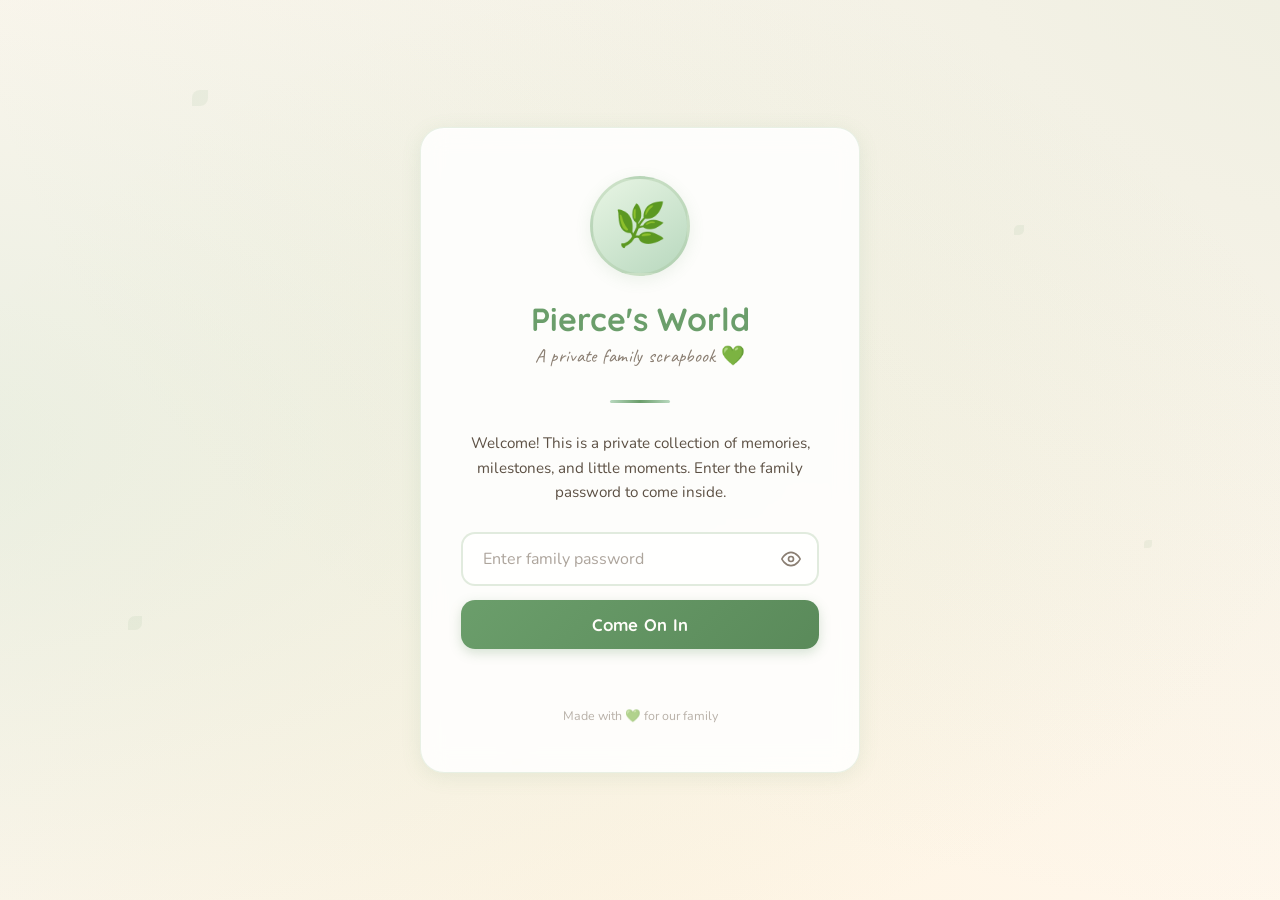
<file: index.html>
<!DOCTYPE html>
<html lang="en">
<head>
    <meta charset="UTF-8">
    <meta name="viewport" content="width=device-width, initial-scale=1.0">
    <title>Pierce Andyn Christiansen</title>
    <meta name="description" content="A private family scrapbook.">
    <meta name="robots" content="noindex, nofollow">

    <!-- Fonts -->
    <link rel="preconnect" href="https://fonts.googleapis.com">
    <link rel="preconnect" href="https://fonts.gstatic.com" crossorigin>
    <link href="https://fonts.googleapis.com/css2?family=Quicksand:wght@400;500;600;700&family=Nunito:wght@400;600;700&family=Caveat:wght@400;500;600;700&display=swap" rel="stylesheet">

    <style>
        /* ============================================
           CSS VARIABLES — Pierce's Color Palette
           ============================================ */
        :root {
            --bg-cream: #FFF8F0;
            --bg-linen: #FAF0E6;
            --green-soft: #A8C5A0;
            --green-leaf: #6B9E6B;
            --green-mint: #B8D8BE;
            --green-deep: #5A8A5A;
            --green-pale: #E8F5E4;
            --green-forest: #4A7A4A;
            --yellow-golden: #F4C542;
            --text-charcoal: #3D3D3D;
            --text-warm: #5C5044;
            --text-light: #8A7E72;
            --text-white: #FFFDF9;
            --shadow-soft: 0 4px 20px rgba(107, 158, 107, 0.12);
            --shadow-hover: 0 8px 32px rgba(107, 158, 107, 0.2);
            --radius-soft: 16px;
            --radius-round: 24px;
            --transition: 0.3s cubic-bezier(0.4, 0, 0.2, 1);
        }

        /* ============================================
           RESET & BASE
           ============================================ */
        *, *::before, *::after {
            margin: 0;
            padding: 0;
            box-sizing: border-box;
        }

        html {
            font-size: 16px;
            scroll-behavior: smooth;
        }

        body {
            font-family: 'Nunito', sans-serif;
            color: var(--text-charcoal);
            background-color: var(--bg-cream);
            min-height: 100vh;
            overflow-x: hidden;
            -webkit-font-smoothing: antialiased;
        }

        /* ============================================
           PASSWORD PAGE
           ============================================ */
        #password-page {
            min-height: 100vh;
            display: flex;
            flex-direction: column;
            align-items: center;
            justify-content: center;
            padding: 24px;
            position: relative;
            overflow: hidden;
        }

        /* Soft atmospheric background */
        #password-page::before {
            content: '';
            position: absolute;
            top: -50%;
            left: -50%;
            width: 200%;
            height: 200%;
            background:
                radial-gradient(ellipse at 20% 50%, rgba(184, 216, 190, 0.3) 0%, transparent 50%),
                radial-gradient(ellipse at 80% 20%, rgba(168, 197, 160, 0.2) 0%, transparent 50%),
                radial-gradient(ellipse at 50% 80%, rgba(244, 197, 66, 0.08) 0%, transparent 50%);
            animation: bgDrift 20s ease-in-out infinite alternate;
            z-index: 0;
        }

        @keyframes bgDrift {
            0% { transform: translate(0, 0) scale(1); }
            100% { transform: translate(-2%, -1%) scale(1.03); }
        }

        /* Floating decorative leaves */
        .floating-leaf {
            position: absolute;
            border-radius: 50% 0 50% 0;
            background: var(--green-soft);
            opacity: 0.15;
            z-index: 0;
            animation: leafFloat linear infinite;
        }

        .floating-leaf:nth-child(1) { top: 10%; left: 15%; width: 16px; height: 16px; animation-duration: 18s; animation-delay: 0s; }
        .floating-leaf:nth-child(2) { top: 25%; right: 20%; width: 10px; height: 10px; animation-duration: 22s; animation-delay: 3s; }
        .floating-leaf:nth-child(3) { bottom: 30%; left: 10%; width: 14px; height: 14px; animation-duration: 20s; animation-delay: 6s; }
        .floating-leaf:nth-child(4) { top: 60%; right: 10%; width: 8px; height: 8px; animation-duration: 25s; animation-delay: 2s; }
        .floating-leaf:nth-child(5) { bottom: 15%; left: 40%; width: 11px; height: 11px; animation-duration: 19s; animation-delay: 5s; }
        .floating-leaf:nth-child(6) { top: 40%; left: 60%; width: 9px; height: 9px; animation-duration: 23s; animation-delay: 8s; }

        @keyframes leafFloat {
            0%   { transform: translate(0, 0) rotate(0deg); opacity: 0.12; }
            25%  { transform: translate(15px, -20px) rotate(90deg); opacity: 0.2; }
            50%  { transform: translate(-10px, -40px) rotate(180deg); opacity: 0.12; }
            75%  { transform: translate(20px, -20px) rotate(270deg); opacity: 0.18; }
            100% { transform: translate(0, 0) rotate(360deg); opacity: 0.12; }
        }

        /* Gate card */
        .gate-card {
            position: relative;
            z-index: 1;
            background: rgba(255, 255, 255, 0.85);
            backdrop-filter: blur(12px);
            -webkit-backdrop-filter: blur(12px);
            border: 1px solid rgba(168, 197, 160, 0.25);
            border-radius: var(--radius-round);
            padding: 48px 40px;
            max-width: 440px;
            width: 100%;
            text-align: center;
            box-shadow:
                var(--shadow-soft),
                inset 0 1px 0 rgba(255, 255, 255, 0.6);
            animation: cardFadeIn 0.8s ease-out;
        }

        @keyframes cardFadeIn {
            0% { opacity: 0; transform: translateY(20px) scale(0.97); }
            100% { opacity: 1; transform: translateY(0) scale(1); }
        }

        /* Decorative leaf icon instead of a photo */
        .gate-icon {
            width: 100px;
            height: 100px;
            border-radius: 50%;
            margin: 0 auto 24px;
            background: linear-gradient(145deg, var(--green-pale), var(--green-mint));
            border: 3px solid rgba(168, 197, 160, 0.4);
            display: flex;
            align-items: center;
            justify-content: center;
            font-size: 42px;
            box-shadow: 0 4px 16px rgba(107, 158, 107, 0.12);
        }

        /* Name & subtitle */
        .gate-name {
            font-family: 'Quicksand', sans-serif;
            font-size: 2rem;
            font-weight: 700;
            color: var(--green-leaf);
            line-height: 1.2;
            margin-bottom: 6px;
        }

        .gate-subtitle {
            font-family: 'Caveat', cursive;
            font-size: 1.2rem;
            color: var(--text-light);
            margin-bottom: 32px;
            letter-spacing: 0.3px;
        }

        /* Decorative divider */
        .gate-divider {
            width: 60px;
            height: 3px;
            background: linear-gradient(90deg, var(--green-mint), var(--green-leaf), var(--green-mint));
            border-radius: 3px;
            margin: 0 auto 28px;
        }

        /* Welcome text */
        .gate-welcome {
            font-size: 0.95rem;
            color: var(--text-warm);
            line-height: 1.6;
            margin-bottom: 28px;
        }

        /* Password form */
        .gate-form {
            display: flex;
            flex-direction: column;
            gap: 14px;
        }

        .gate-input-wrapper {
            position: relative;
        }

        .gate-input {
            width: 100%;
            padding: 14px 48px 14px 20px;
            border: 2px solid rgba(168, 197, 160, 0.35);
            border-radius: 14px;
            font-family: 'Nunito', sans-serif;
            font-size: 1rem;
            color: var(--text-charcoal);
            background: rgba(255, 255, 255, 0.7);
            outline: none;
            transition: var(--transition);
        }

        .gate-input::placeholder {
            color: var(--text-light);
            opacity: 0.7;
        }

        .gate-input:focus {
            border-color: var(--green-leaf);
            box-shadow: 0 0 0 4px rgba(107, 158, 107, 0.12);
            background: #fff;
        }

        /* Toggle password visibility */
        .gate-toggle-pw {
            position: absolute;
            right: 14px;
            top: 50%;
            transform: translateY(-50%);
            background: none;
            border: none;
            cursor: pointer;
            color: var(--text-light);
            padding: 4px;
            display: flex;
            align-items: center;
            justify-content: center;
            transition: color var(--transition);
        }

        .gate-toggle-pw:hover {
            color: var(--green-leaf);
        }

        .gate-toggle-pw svg {
            width: 20px;
            height: 20px;
        }

        /* Submit button */
        .gate-btn {
            padding: 14px 32px;
            border: none;
            border-radius: 14px;
            font-family: 'Quicksand', sans-serif;
            font-size: 1.05rem;
            font-weight: 700;
            color: var(--text-white);
            background: linear-gradient(135deg, var(--green-leaf), var(--green-deep));
            cursor: pointer;
            transition: var(--transition);
            box-shadow: 0 4px 12px rgba(90, 138, 90, 0.25);
            letter-spacing: 0.3px;
        }

        .gate-btn:hover {
            transform: translateY(-2px);
            box-shadow: 0 6px 20px rgba(90, 138, 90, 0.35);
            background: linear-gradient(135deg, var(--green-deep), var(--green-forest));
        }

        .gate-btn:active {
            transform: translateY(0);
        }

        /* Error message */
        .gate-error {
            font-size: 0.88rem;
            color: #C0392B;
            min-height: 22px;
            transition: var(--transition);
            margin-top: 2px;
        }

        .gate-error.shake {
            animation: shakeError 0.4s ease-out;
        }

        @keyframes shakeError {
            0%, 100% { transform: translateX(0); }
            20% { transform: translateX(-6px); }
            40% { transform: translateX(6px); }
            60% { transform: translateX(-4px); }
            80% { transform: translateX(4px); }
        }

        /* Footer note */
        .gate-footer {
            margin-top: 20px;
            font-size: 0.78rem;
            color: var(--text-light);
            opacity: 0.6;
        }

        .gate-footer span {
            color: var(--green-leaf);
        }

        /* Green heart pulse */
        .heart-accent {
            display: inline-block;
            color: var(--green-leaf);
            animation: heartPulse 2s ease-in-out infinite;
        }

        @keyframes heartPulse {
            0%, 100% { transform: scale(1); }
            50% { transform: scale(1.15); }
        }

        /* ============================================
           MOBILE RESPONSIVE
           ============================================ */
        @media (max-width: 768px) {
            .gate-card {
                padding: 36px 28px;
                border-radius: 20px;
            }

            .gate-icon {
                width: 84px;
                height: 84px;
                font-size: 36px;
            }

            .gate-name {
                font-size: 1.65rem;
            }

            .gate-subtitle {
                font-size: 1.05rem;
            }
        }

        @media (max-width: 420px) {
            .gate-card {
                padding: 32px 22px;
            }
        }
    </style>
</head>
<body>

    <!-- ==========================================
         PASSWORD GATE — The only thing on this page
         ========================================== -->
    <div id="password-page">
        <!-- Floating decorative elements -->
        <div class="floating-leaf"></div>
        <div class="floating-leaf"></div>
        <div class="floating-leaf"></div>
        <div class="floating-leaf"></div>
        <div class="floating-leaf"></div>
        <div class="floating-leaf"></div>

        <div class="gate-card">
            <!-- Decorative icon — no photo of Pierce for privacy -->
            <div class="gate-icon">🌿</div>

            <h1 class="gate-name">Pierce's World</h1>
            <p class="gate-subtitle">A private family scrapbook <span class="heart-accent">💚</span></p>

            <div class="gate-divider"></div>

            <p class="gate-welcome">
                Welcome! This is a private collection of memories, milestones, and little moments. 
                Enter the family password to come inside.
            </p>

            <form class="gate-form" id="gate-form" autocomplete="off">
                <div class="gate-input-wrapper">
                    <input 
                        type="password" 
                        id="gate-password" 
                        class="gate-input" 
                        placeholder="Enter family password" 
                        autocomplete="current-password"
                        required
                    >
                    <button type="button" class="gate-toggle-pw" id="toggle-pw" aria-label="Show password">
                        <svg id="eye-open" viewBox="0 0 24 24" fill="none" stroke="currentColor" stroke-width="2" stroke-linecap="round" stroke-linejoin="round">
                            <path d="M1 12s4-8 11-8 11 8 11 8-4 8-11 8-11-8-11-8z"></path>
                            <circle cx="12" cy="12" r="3"></circle>
                        </svg>
                        <svg id="eye-closed" viewBox="0 0 24 24" fill="none" stroke="currentColor" stroke-width="2" stroke-linecap="round" stroke-linejoin="round" style="display:none;">
                            <path d="M17.94 17.94A10.07 10.07 0 0 1 12 20c-7 0-11-8-11-8a18.45 18.45 0 0 1 5.06-5.94M9.9 4.24A9.12 9.12 0 0 1 12 4c7 0 11 8 11 8a18.5 18.5 0 0 1-2.16 3.19m-6.72-1.07a3 3 0 1 1-4.24-4.24"></path>
                            <line x1="1" y1="1" x2="23" y2="23"></line>
                        </svg>
                    </button>
                </div>
                <button type="submit" class="gate-btn">Come On In</button>
                <p class="gate-error" id="gate-error" aria-live="polite"></p>
            </form>

            <p class="gate-footer">Made with <span class="heart-accent">💚</span> for our family</p>
        </div>
    </div>


    <!-- ==========================================
         JAVASCRIPT — Password Auth
         ========================================== -->
    <script>
        /* ==============================================
           PASSWORD AUTHENTICATION
           ==============================================
           
           HOW TO SET YOUR PASSWORD:
           1. Pick your family password (e.g., "PierceRocks2024")
           2. Go to: https://emn178.github.io/online-tools/sha256.html
           3. Type your password and copy the SHA-256 hash
           4. Replace the PASSWORD_HASH value below with your hash
        ============================================== */

        // 🔒 REPLACE THIS HASH with the SHA-256 hash of your chosen password
        const PASSWORD_HASH = '9b04069beb4cfe5dec5927b9b35ce32707b7dfe1ba356cebd79fec4b14c97157';

        // DOM elements
        const gateForm = document.getElementById('gate-form');
        const gatePassword = document.getElementById('gate-password');
        const gateError = document.getElementById('gate-error');
        const togglePw = document.getElementById('toggle-pw');
        const eyeOpen = document.getElementById('eye-open');
        const eyeClosed = document.getElementById('eye-closed');

        /**
         * Hash a string using SHA-256 → returns hex string
         * Uses crypto.subtle when available (HTTPS/localhost),
         * falls back to a simple JS implementation for file:// protocol
         */
        async function hashPassword(password) {
            // Try native crypto.subtle first (requires secure context)
            if (window.crypto && window.crypto.subtle) {
                try {
                    const encoder = new TextEncoder();
                    const data = encoder.encode(password);
                    const hashBuffer = await crypto.subtle.digest('SHA-256', data);
                    const hashArray = Array.from(new Uint8Array(hashBuffer));
                    return hashArray.map(b => b.toString(16).padStart(2, '0')).join('');
                } catch (e) {
                    // crypto.subtle failed (likely file:// protocol) — fall through to fallback
                }
            }

            // Fallback: pure JS SHA-256 for file:// or insecure contexts
            function sha256(str) {
                function rightRotate(value, amount) { return (value >>> amount) | (value << (32 - amount)); }
                const k = [
                    0x428a2f98,0x71374491,0xb5c0fbcf,0xe9b5dba5,0x3956c25b,0x59f111f1,0x923f82a4,0xab1c5ed5,
                    0xd807aa98,0x12835b01,0x243185be,0x550c7dc3,0x72be5d74,0x80deb1fe,0x9bdc06a7,0xc19bf174,
                    0xe49b69c1,0xefbe4786,0x0fc19dc6,0x240ca1cc,0x2de92c6f,0x4a7484aa,0x5cb0a9dc,0x76f988da,
                    0x983e5152,0xa831c66d,0xb00327c8,0xbf597fc7,0xc6e00bf3,0xd5a79147,0x06ca6351,0x14292967,
                    0x27b70a85,0x2e1b2138,0x4d2c6dfc,0x53380d13,0x650a7354,0x766a0abb,0x81c2c92e,0x92722c85,
                    0xa2bfe8a1,0xa81a664b,0xc24b8b70,0xc76c51a3,0xd192e819,0xd6990624,0xf40e3585,0x106aa070,
                    0x19a4c116,0x1e376c08,0x2748774c,0x34b0bcb5,0x391c0cb3,0x4ed8aa4a,0x5b9cca4f,0x682e6ff3,
                    0x748f82ee,0x78a5636f,0x84c87814,0x8cc70208,0x90befffa,0xa4506ceb,0xbef9a3f7,0xc67178f2
                ];
                let h0=0x6a09e667,h1=0xbb67ae85,h2=0x3c6ef372,h3=0xa54ff53a,h4=0x510e527f,h5=0x9b05688c,h6=0x1f83d9ab,h7=0x5be0cd19;
                const bytes = new TextEncoder().encode(str);
                const bitLen = bytes.length * 8;
                const padded = new Uint8Array(Math.ceil((bytes.length + 9) / 64) * 64);
                padded.set(bytes);
                padded[bytes.length] = 0x80;
                const view = new DataView(padded.buffer);
                view.setUint32(padded.length - 4, bitLen, false);
                for (let offset = 0; offset < padded.length; offset += 64) {
                    const w = new Uint32Array(64);
                    for (let i = 0; i < 16; i++) w[i] = view.getUint32(offset + i * 4, false);
                    for (let i = 16; i < 64; i++) {
                        const s0 = rightRotate(w[i-15],7) ^ rightRotate(w[i-15],18) ^ (w[i-15]>>>3);
                        const s1 = rightRotate(w[i-2],17) ^ rightRotate(w[i-2],19) ^ (w[i-2]>>>10);
                        w[i] = (w[i-16] + s0 + w[i-7] + s1) | 0;
                    }
                    let a=h0,b=h1,c=h2,d=h3,e=h4,f=h5,g=h6,h=h7;
                    for (let i = 0; i < 64; i++) {
                        const S1 = rightRotate(e,6) ^ rightRotate(e,11) ^ rightRotate(e,25);
                        const ch = (e & f) ^ (~e & g);
                        const t1 = (h + S1 + ch + k[i] + w[i]) | 0;
                        const S0 = rightRotate(a,2) ^ rightRotate(a,13) ^ rightRotate(a,22);
                        const maj = (a & b) ^ (a & c) ^ (b & c);
                        const t2 = (S0 + maj) | 0;
                        h=g; g=f; f=e; e=(d+t1)|0; d=c; c=b; b=a; a=(t1+t2)|0;
                    }
                    h0=(h0+a)|0; h1=(h1+b)|0; h2=(h2+c)|0; h3=(h3+d)|0;
                    h4=(h4+e)|0; h5=(h5+f)|0; h6=(h6+g)|0; h7=(h7+h)|0;
                }
                return [h0,h1,h2,h3,h4,h5,h6,h7].map(v=>(v>>>0).toString(16).padStart(8,'0')).join('');
            }
            return sha256(password);
        }

        /**
         * Check if already authenticated → skip straight to home
         */
        if (sessionStorage.getItem('pierce_authenticated') === 'true') {
            window.location.href = '/pages/home.html';
        }

        /**
         * Handle password submission
         */
        gateForm.addEventListener('submit', async function(e) {
            e.preventDefault();

            const password = gatePassword.value.trim();
            if (!password) return;

            try {
                const hash = await hashPassword(password);

                if (hash === PASSWORD_HASH) {
                    // ✅ Correct — save auth and redirect to home page
                    sessionStorage.setItem('pierce_authenticated', 'true');
                    
                    // Fade out the gate card, then redirect
                    document.querySelector('.gate-card').style.opacity = '0';
                    document.querySelector('.gate-card').style.transform = 'translateY(-10px) scale(0.98)';
                    document.querySelector('.gate-card').style.transition = 'all 0.4s ease-out';

                    setTimeout(() => {
                        window.location.href = '/pages/home.html';
                    }, 400);
                } else {
                    // ❌ Wrong password
                    gateError.textContent = "That's not quite right — try again!";
                    gateError.classList.remove('shake');
                    void gateError.offsetWidth;
                    gateError.classList.add('shake');
                    gatePassword.value = '';
                    gatePassword.focus();
                }
            } catch (err) {
                gateError.textContent = "Something went wrong — please try again.";
            }
        });

        /**
         * Toggle password visibility
         */
        togglePw.addEventListener('click', function() {
            const isPassword = gatePassword.type === 'password';
            gatePassword.type = isPassword ? 'text' : 'password';
            eyeOpen.style.display = isPassword ? 'none' : 'block';
            eyeClosed.style.display = isPassword ? 'block' : 'none';
        });

        /**
         * Clear error on typing
         */
        gatePassword.addEventListener('input', function() {
            gateError.textContent = '';
        });
    </script>

</body>
</html>
</file>
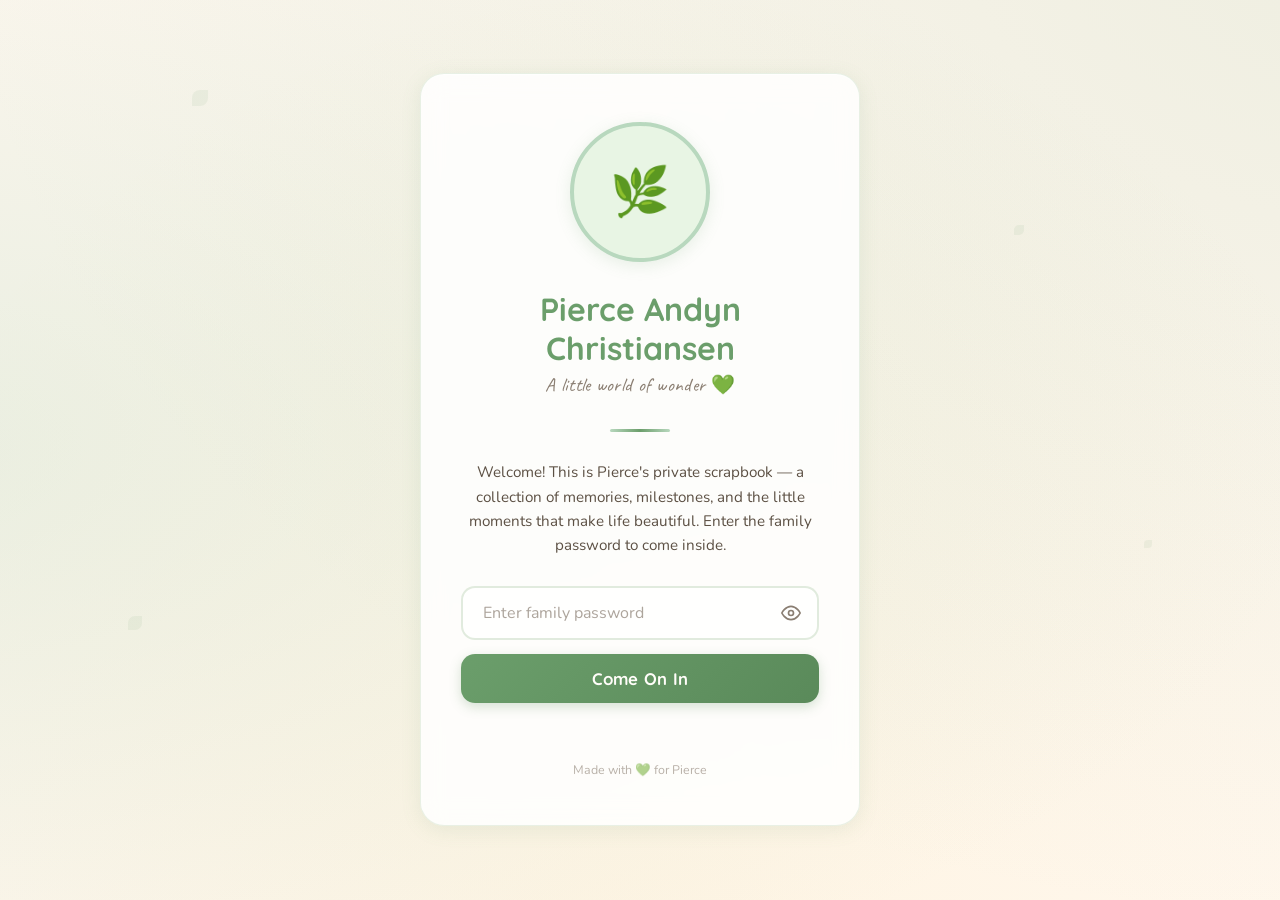
<file: Index.html>
<!DOCTYPE html>
<html lang="en">
<head>
    <meta charset="UTF-8">
    <meta name="viewport" content="width=device-width, initial-scale=1.0">
    <title>Pierce Andyn Christiansen</title>
    <meta name="description" content="A digital scrapbook and memory vault for Pierce Andyn Christiansen.">
    <meta name="robots" content="noindex, nofollow">

    <!-- Fonts -->
    <link rel="preconnect" href="https://fonts.googleapis.com">
    <link rel="preconnect" href="https://fonts.gstatic.com" crossorigin>
    <link href="https://fonts.googleapis.com/css2?family=Quicksand:wght@400;500;600;700&family=Nunito:wght@400;600;700&family=Caveat:wght@400;500;600;700&display=swap" rel="stylesheet">

    <!-- Favicon placeholder — replace with a real favicon when ready -->
    <!-- <link rel="icon" href="/images/favicon.ico" type="image/x-icon"> -->

    <style>
        /* ============================================
           CSS VARIABLES — Pierce's Color Palette
           ============================================ */
        :root {
            /* Backgrounds */
            --bg-cream: #FFF8F0;
            --bg-linen: #FAF0E6;
            --bg-warm: #FDF6EE;

            /* Greens — Pierce's favorite color 💚 */
            --green-soft: #A8C5A0;
            --green-leaf: #6B9E6B;
            --green-mint: #B8D8BE;
            --green-deep: #5A8A5A;
            --green-pale: #E8F5E4;
            --green-forest: #4A7A4A;

            /* Accents */
            --yellow-golden: #F4C542;
            --yellow-soft: #FBE8A6;

            /* Text */
            --text-charcoal: #3D3D3D;
            --text-warm: #5C5044;
            --text-light: #8A7E72;
            --text-white: #FFFDF9;

            /* Misc */
            --shadow-soft: 0 4px 20px rgba(107, 158, 107, 0.12);
            --shadow-hover: 0 8px 32px rgba(107, 158, 107, 0.2);
            --radius-soft: 16px;
            --radius-round: 24px;
            --transition: 0.3s cubic-bezier(0.4, 0, 0.2, 1);
        }

        /* ============================================
           RESET & BASE
           ============================================ */
        *, *::before, *::after {
            margin: 0;
            padding: 0;
            box-sizing: border-box;
        }

        html {
            font-size: 16px;
            scroll-behavior: smooth;
        }

        body {
            font-family: 'Nunito', sans-serif;
            color: var(--text-charcoal);
            background-color: var(--bg-cream);
            min-height: 100vh;
            overflow-x: hidden;
            -webkit-font-smoothing: antialiased;
        }

        /* ============================================
           PASSWORD PAGE — The gate
           ============================================ */
        #password-page {
            min-height: 100vh;
            display: flex;
            flex-direction: column;
            align-items: center;
            justify-content: center;
            padding: 24px;
            position: relative;
            overflow: hidden;
        }

        /* Soft background texture / atmosphere */
        #password-page::before {
            content: '';
            position: absolute;
            top: -50%;
            left: -50%;
            width: 200%;
            height: 200%;
            background:
                radial-gradient(ellipse at 20% 50%, rgba(184, 216, 190, 0.3) 0%, transparent 50%),
                radial-gradient(ellipse at 80% 20%, rgba(168, 197, 160, 0.2) 0%, transparent 50%),
                radial-gradient(ellipse at 50% 80%, rgba(244, 197, 66, 0.08) 0%, transparent 50%);
            animation: bgDrift 20s ease-in-out infinite alternate;
            z-index: 0;
        }

        @keyframes bgDrift {
            0% { transform: translate(0, 0) scale(1); }
            100% { transform: translate(-2%, -1%) scale(1.03); }
        }

        /* Decorative floating leaves / dots */
        .floating-leaf {
            position: absolute;
            width: 12px;
            height: 12px;
            border-radius: 50% 0 50% 0;
            background: var(--green-soft);
            opacity: 0.15;
            z-index: 0;
            animation: leafFloat linear infinite;
        }

        .floating-leaf:nth-child(1) { top: 10%; left: 15%; width: 16px; height: 16px; animation-duration: 18s; animation-delay: 0s; }
        .floating-leaf:nth-child(2) { top: 25%; right: 20%; width: 10px; height: 10px; animation-duration: 22s; animation-delay: 3s; }
        .floating-leaf:nth-child(3) { bottom: 30%; left: 10%; width: 14px; height: 14px; animation-duration: 20s; animation-delay: 6s; }
        .floating-leaf:nth-child(4) { top: 60%; right: 10%; width: 8px; height: 8px; animation-duration: 25s; animation-delay: 2s; }
        .floating-leaf:nth-child(5) { bottom: 15%; left: 40%; width: 11px; height: 11px; animation-duration: 19s; animation-delay: 5s; }
        .floating-leaf:nth-child(6) { top: 40%; left: 60%; width: 9px; height: 9px; animation-duration: 23s; animation-delay: 8s; }

        @keyframes leafFloat {
            0%   { transform: translate(0, 0) rotate(0deg); opacity: 0.12; }
            25%  { transform: translate(15px, -20px) rotate(90deg); opacity: 0.2; }
            50%  { transform: translate(-10px, -40px) rotate(180deg); opacity: 0.12; }
            75%  { transform: translate(20px, -20px) rotate(270deg); opacity: 0.18; }
            100% { transform: translate(0, 0) rotate(360deg); opacity: 0.12; }
        }

        /* Main card container */
        .gate-card {
            position: relative;
            z-index: 1;
            background: rgba(255, 255, 255, 0.85);
            backdrop-filter: blur(12px);
            -webkit-backdrop-filter: blur(12px);
            border: 1px solid rgba(168, 197, 160, 0.25);
            border-radius: var(--radius-round);
            padding: 48px 40px;
            max-width: 440px;
            width: 100%;
            text-align: center;
            box-shadow:
                var(--shadow-soft),
                inset 0 1px 0 rgba(255, 255, 255, 0.6);
            animation: cardFadeIn 0.8s ease-out;
        }

        @keyframes cardFadeIn {
            0% { opacity: 0; transform: translateY(20px) scale(0.97); }
            100% { opacity: 1; transform: translateY(0) scale(1); }
        }

        /* Photo placeholder — the hero circle */
        .gate-photo {
            width: 140px;
            height: 140px;
            border-radius: 50%;
            margin: 0 auto 28px;
            overflow: hidden;
            border: 4px solid var(--green-mint);
            box-shadow: 0 4px 16px rgba(107, 158, 107, 0.15);
            background: var(--green-pale);
            display: flex;
            align-items: center;
            justify-content: center;
            position: relative;
        }

        .gate-photo img {
            width: 100%;
            height: 100%;
            object-fit: cover;
            display: block;
        }

        /* Placeholder icon when no image yet */
        .gate-photo-placeholder {
            color: var(--green-soft);
            font-size: 48px;
            line-height: 1;
        }

        /* Name & subtitle */
        .gate-name {
            font-family: 'Quicksand', sans-serif;
            font-size: 2rem;
            font-weight: 700;
            color: var(--green-leaf);
            line-height: 1.2;
            margin-bottom: 6px;
        }

        .gate-subtitle {
            font-family: 'Caveat', cursive;
            font-size: 1.2rem;
            color: var(--text-light);
            margin-bottom: 32px;
            letter-spacing: 0.3px;
        }

        /* Decorative divider */
        .gate-divider {
            width: 60px;
            height: 3px;
            background: linear-gradient(90deg, var(--green-mint), var(--green-leaf), var(--green-mint));
            border-radius: 3px;
            margin: 0 auto 28px;
        }

        /* Welcome message */
        .gate-welcome {
            font-size: 0.95rem;
            color: var(--text-warm);
            line-height: 1.6;
            margin-bottom: 28px;
        }

        /* Password form */
        .gate-form {
            display: flex;
            flex-direction: column;
            gap: 14px;
        }

        .gate-input-wrapper {
            position: relative;
        }

        .gate-input {
            width: 100%;
            padding: 14px 48px 14px 20px;
            border: 2px solid rgba(168, 197, 160, 0.35);
            border-radius: 14px;
            font-family: 'Nunito', sans-serif;
            font-size: 1rem;
            color: var(--text-charcoal);
            background: rgba(255, 255, 255, 0.7);
            outline: none;
            transition: var(--transition);
        }

        .gate-input::placeholder {
            color: var(--text-light);
            opacity: 0.7;
        }

        .gate-input:focus {
            border-color: var(--green-leaf);
            box-shadow: 0 0 0 4px rgba(107, 158, 107, 0.12);
            background: #fff;
        }

        /* Toggle password visibility button */
        .gate-toggle-pw {
            position: absolute;
            right: 14px;
            top: 50%;
            transform: translateY(-50%);
            background: none;
            border: none;
            cursor: pointer;
            color: var(--text-light);
            padding: 4px;
            display: flex;
            align-items: center;
            justify-content: center;
            transition: color var(--transition);
        }

        .gate-toggle-pw:hover {
            color: var(--green-leaf);
        }

        .gate-toggle-pw svg {
            width: 20px;
            height: 20px;
        }

        /* Submit button */
        .gate-btn {
            padding: 14px 32px;
            border: none;
            border-radius: 14px;
            font-family: 'Quicksand', sans-serif;
            font-size: 1.05rem;
            font-weight: 700;
            color: var(--text-white);
            background: linear-gradient(135deg, var(--green-leaf), var(--green-deep));
            cursor: pointer;
            transition: var(--transition);
            box-shadow: 0 4px 12px rgba(90, 138, 90, 0.25);
            letter-spacing: 0.3px;
        }

        .gate-btn:hover {
            transform: translateY(-2px);
            box-shadow: 0 6px 20px rgba(90, 138, 90, 0.35);
            background: linear-gradient(135deg, var(--green-deep), var(--green-forest));
        }

        .gate-btn:active {
            transform: translateY(0);
        }

        /* Error message */
        .gate-error {
            font-size: 0.88rem;
            color: #C0392B;
            min-height: 22px;
            transition: var(--transition);
            margin-top: 2px;
        }

        .gate-error.shake {
            animation: shakeError 0.4s ease-out;
        }

        @keyframes shakeError {
            0%, 100% { transform: translateX(0); }
            20% { transform: translateX(-6px); }
            40% { transform: translateX(6px); }
            60% { transform: translateX(-4px); }
            80% { transform: translateX(4px); }
        }

        /* Small footer note */
        .gate-footer {
            margin-top: 20px;
            font-size: 0.78rem;
            color: var(--text-light);
            opacity: 0.6;
        }

        .gate-footer span {
            color: var(--green-leaf);
        }

        /* Green heart accent */
        .heart-accent {
            display: inline-block;
            color: var(--green-leaf);
            animation: heartPulse 2s ease-in-out infinite;
        }

        @keyframes heartPulse {
            0%, 100% { transform: scale(1); }
            50% { transform: scale(1.15); }
        }

        /* ============================================
           MAIN SITE — Shown after authentication
           ============================================ */
        #main-site {
            display: none;
            min-height: 100vh;
        }

        /* ---- NAVIGATION BAR ---- */
        .site-nav {
            background: rgba(255, 255, 255, 0.9);
            backdrop-filter: blur(10px);
            -webkit-backdrop-filter: blur(10px);
            border-bottom: 1px solid rgba(168, 197, 160, 0.2);
            padding: 0 24px;
            position: sticky;
            top: 0;
            z-index: 100;
        }

        .nav-inner {
            max-width: 1100px;
            margin: 0 auto;
            display: flex;
            align-items: center;
            justify-content: space-between;
            height: 64px;
        }

        .nav-logo {
            font-family: 'Quicksand', sans-serif;
            font-weight: 700;
            font-size: 1.15rem;
            color: var(--green-leaf);
            text-decoration: none;
            display: flex;
            align-items: center;
            gap: 8px;
        }

        .nav-logo-icon {
            width: 32px;
            height: 32px;
            border-radius: 50%;
            overflow: hidden;
            border: 2px solid var(--green-mint);
            background: var(--green-pale);
            flex-shrink: 0;
            display: flex;
            align-items: center;
            justify-content: center;
            font-size: 14px;
        }

        .nav-logo-icon img {
            width: 100%;
            height: 100%;
            object-fit: cover;
        }

        /* Hamburger menu for mobile */
        .nav-hamburger {
            display: none;
            background: none;
            border: none;
            cursor: pointer;
            padding: 4px;
            color: var(--text-charcoal);
        }

        .nav-hamburger svg {
            width: 28px;
            height: 28px;
        }

        .nav-links {
            display: flex;
            align-items: center;
            gap: 4px;
            list-style: none;
        }

        .nav-links a {
            font-family: 'Quicksand', sans-serif;
            font-weight: 600;
            font-size: 0.9rem;
            color: var(--text-warm);
            text-decoration: none;
            padding: 8px 14px;
            border-radius: 10px;
            transition: var(--transition);
        }

        .nav-links a:hover,
        .nav-links a.active {
            color: var(--green-deep);
            background: var(--green-pale);
        }

        /* ---- HERO SECTION ---- */
        .hero {
            max-width: 1100px;
            margin: 0 auto;
            padding: 60px 24px 40px;
            text-align: center;
        }

        .hero-photo-frame {
            width: 220px;
            height: 220px;
            border-radius: 50%;
            margin: 0 auto 32px;
            overflow: hidden;
            border: 5px solid var(--green-mint);
            box-shadow:
                0 8px 32px rgba(107, 158, 107, 0.15),
                0 0 0 8px rgba(184, 216, 190, 0.15);
            background: var(--green-pale);
            display: flex;
            align-items: center;
            justify-content: center;
            animation: heroPhotoIn 1s ease-out 0.2s both;
        }

        @keyframes heroPhotoIn {
            0% { opacity: 0; transform: scale(0.85); }
            100% { opacity: 1; transform: scale(1); }
        }

        .hero-photo-frame img {
            width: 100%;
            height: 100%;
            object-fit: cover;
        }

        .hero-photo-placeholder {
            font-size: 64px;
            color: var(--green-soft);
        }

        .hero h1 {
            font-family: 'Quicksand', sans-serif;
            font-size: 2.8rem;
            font-weight: 700;
            color: var(--green-leaf);
            margin-bottom: 8px;
            animation: fadeUp 0.8s ease-out 0.4s both;
        }

        .hero-tagline {
            font-family: 'Caveat', cursive;
            font-size: 1.4rem;
            color: var(--text-light);
            margin-bottom: 12px;
            animation: fadeUp 0.8s ease-out 0.55s both;
        }

        .hero-description {
            font-size: 1.05rem;
            color: var(--text-warm);
            max-width: 540px;
            margin: 0 auto;
            line-height: 1.7;
            animation: fadeUp 0.8s ease-out 0.7s both;
        }

        @keyframes fadeUp {
            0% { opacity: 0; transform: translateY(16px); }
            100% { opacity: 1; transform: translateY(0); }
        }

        /* ---- QUICK NAV CARDS ---- */
        .quick-nav {
            max-width: 1100px;
            margin: 0 auto;
            padding: 20px 24px 60px;
        }

        .quick-nav-heading {
            font-family: 'Caveat', cursive;
            font-size: 1.5rem;
            color: var(--text-light);
            text-align: center;
            margin-bottom: 32px;
            animation: fadeUp 0.8s ease-out 0.85s both;
        }

        .quick-nav-grid {
            display: grid;
            grid-template-columns: repeat(auto-fit, minmax(200px, 1fr));
            gap: 20px;
        }

        .nav-card {
            background: rgba(255, 255, 255, 0.75);
            border: 1px solid rgba(168, 197, 160, 0.2);
            border-radius: var(--radius-soft);
            padding: 28px 20px;
            text-align: center;
            text-decoration: none;
            color: var(--text-charcoal);
            transition: var(--transition);
            box-shadow: var(--shadow-soft);
            animation: fadeUp 0.6s ease-out both;
        }

        .nav-card:nth-child(1) { animation-delay: 0.9s; }
        .nav-card:nth-child(2) { animation-delay: 1.0s; }
        .nav-card:nth-child(3) { animation-delay: 1.1s; }
        .nav-card:nth-child(4) { animation-delay: 1.2s; }
        .nav-card:nth-child(5) { animation-delay: 1.3s; }
        .nav-card:nth-child(6) { animation-delay: 1.4s; }
        .nav-card:nth-child(7) { animation-delay: 1.5s; }

        .nav-card:hover {
            transform: translateY(-4px);
            box-shadow: var(--shadow-hover);
            border-color: var(--green-soft);
        }

        .nav-card-icon {
            font-size: 2.2rem;
            margin-bottom: 12px;
            display: block;
        }

        .nav-card-title {
            font-family: 'Quicksand', sans-serif;
            font-weight: 700;
            font-size: 1.05rem;
            color: var(--green-leaf);
            margin-bottom: 6px;
        }

        .nav-card-desc {
            font-size: 0.85rem;
            color: var(--text-light);
            line-height: 1.5;
        }

        /* ---- SITE FOOTER ---- */
        .site-footer {
            text-align: center;
            padding: 32px 24px;
            border-top: 1px solid rgba(168, 197, 160, 0.15);
            background: rgba(232, 245, 228, 0.3);
        }

        .site-footer p {
            font-family: 'Caveat', cursive;
            font-size: 1.1rem;
            color: var(--text-light);
        }

        .site-footer .heart-accent {
            font-style: normal;
        }

        /* ============================================
           MOBILE RESPONSIVE
           ============================================ */
        @media (max-width: 768px) {
            .gate-card {
                padding: 36px 28px;
                border-radius: 20px;
            }

            .gate-photo {
                width: 110px;
                height: 110px;
            }

            .gate-name {
                font-size: 1.65rem;
            }

            .gate-subtitle {
                font-size: 1.05rem;
            }

            /* Mobile nav */
            .nav-hamburger {
                display: block;
            }

            .nav-links {
                display: none;
                position: absolute;
                top: 64px;
                left: 0;
                right: 0;
                background: rgba(255, 255, 255, 0.97);
                backdrop-filter: blur(12px);
                -webkit-backdrop-filter: blur(12px);
                flex-direction: column;
                padding: 16px 24px;
                gap: 4px;
                border-bottom: 1px solid rgba(168, 197, 160, 0.2);
                box-shadow: 0 8px 24px rgba(0, 0, 0, 0.06);
            }

            .nav-links.open {
                display: flex;
            }

            .nav-links a {
                padding: 12px 16px;
                font-size: 1rem;
                width: 100%;
                text-align: left;
            }

            /* Hero mobile */
            .hero {
                padding: 40px 20px 28px;
            }

            .hero-photo-frame {
                width: 160px;
                height: 160px;
            }

            .hero h1 {
                font-size: 2rem;
            }

            .hero-tagline {
                font-size: 1.2rem;
            }

            .hero-description {
                font-size: 0.95rem;
            }

            /* Cards mobile */
            .quick-nav {
                padding: 12px 20px 48px;
            }

            .quick-nav-grid {
                grid-template-columns: repeat(2, 1fr);
                gap: 14px;
            }

            .nav-card {
                padding: 22px 16px;
            }

            .nav-card-icon {
                font-size: 1.8rem;
            }

            .nav-card-title {
                font-size: 0.95rem;
            }

            .nav-card-desc {
                font-size: 0.78rem;
            }
        }

        @media (max-width: 420px) {
            .gate-card {
                padding: 32px 22px;
            }

            .hero h1 {
                font-size: 1.7rem;
            }

            .quick-nav-grid {
                grid-template-columns: 1fr 1fr;
                gap: 12px;
            }
        }

        /* ============================================
           LOADING / TRANSITION STATE
           ============================================ */
        .page-loading {
            opacity: 0;
            animation: pageFadeIn 0.5s ease-out forwards;
        }

        @keyframes pageFadeIn {
            to { opacity: 1; }
        }
    </style>
</head>
<body>

    <!-- ==========================================
         PASSWORD GATE PAGE
         ========================================== -->
    <div id="password-page">
        <!-- Floating decorative elements -->
        <div class="floating-leaf"></div>
        <div class="floating-leaf"></div>
        <div class="floating-leaf"></div>
        <div class="floating-leaf"></div>
        <div class="floating-leaf"></div>
        <div class="floating-leaf"></div>

        <div class="gate-card">
            <!-- Profile photo — PLACEHOLDER: replace src with real image path -->
            <div class="gate-photo">
                <!-- 
                    📸 IMAGE PLACEHOLDER — Replace this entire comment + placeholder 
                    with a real <img> tag once you have a photo:
                    <img src="images/hero/pierce-gate.jpg" alt="Pierce Andyn Christiansen">
                -->
                <span class="gate-photo-placeholder">🌿</span>
            </div>

            <h1 class="gate-name">Pierce Andyn Christiansen</h1>
            <p class="gate-subtitle">A little world of wonder <span class="heart-accent">💚</span></p>

            <div class="gate-divider"></div>

            <p class="gate-welcome">
                Welcome! This is Pierce's private scrapbook — a collection of memories, milestones, and the little moments that make life beautiful. Enter the family password to come inside.
            </p>

            <form class="gate-form" id="gate-form" autocomplete="off">
                <div class="gate-input-wrapper">
                    <input 
                        type="password" 
                        id="gate-password" 
                        class="gate-input" 
                        placeholder="Enter family password" 
                        autocomplete="current-password"
                        required
                    >
                    <button type="button" class="gate-toggle-pw" id="toggle-pw" aria-label="Show password">
                        <!-- Eye icon -->
                        <svg id="eye-open" viewBox="0 0 24 24" fill="none" stroke="currentColor" stroke-width="2" stroke-linecap="round" stroke-linejoin="round">
                            <path d="M1 12s4-8 11-8 11 8 11 8-4 8-11 8-11-8-11-8z"></path>
                            <circle cx="12" cy="12" r="3"></circle>
                        </svg>
                        <svg id="eye-closed" viewBox="0 0 24 24" fill="none" stroke="currentColor" stroke-width="2" stroke-linecap="round" stroke-linejoin="round" style="display:none;">
                            <path d="M17.94 17.94A10.07 10.07 0 0 1 12 20c-7 0-11-8-11-8a18.45 18.45 0 0 1 5.06-5.94M9.9 4.24A9.12 9.12 0 0 1 12 4c7 0 11 8 11 8a18.5 18.5 0 0 1-2.16 3.19m-6.72-1.07a3 3 0 1 1-4.24-4.24"></path>
                            <line x1="1" y1="1" x2="23" y2="23"></line>
                        </svg>
                    </button>
                </div>
                <button type="submit" class="gate-btn">Come On In</button>
                <p class="gate-error" id="gate-error" aria-live="polite"></p>
            </form>

            <p class="gate-footer">Made with <span class="heart-accent">💚</span> for Pierce</p>
        </div>
    </div>


    <!-- ==========================================
         MAIN SITE — Revealed after authentication
         ========================================== -->
    <div id="main-site" class="page-loading">
        <!-- Navigation -->
        <nav class="site-nav">
            <div class="nav-inner">
                <a href="/" class="nav-logo">
                    <span class="nav-logo-icon">
                        <!-- 
                            📸 IMAGE PLACEHOLDER — Replace with:
                            <img src="images/hero/pierce-nav.jpg" alt="Pierce">
                        -->
                        🌿
                    </span>
                    Pierce's World
                </a>

                <button class="nav-hamburger" id="nav-hamburger" aria-label="Menu">
                    <svg viewBox="0 0 24 24" fill="none" stroke="currentColor" stroke-width="2" stroke-linecap="round" stroke-linejoin="round">
                        <line x1="3" y1="6" x2="21" y2="6"></line>
                        <line x1="3" y1="12" x2="21" y2="12"></line>
                        <line x1="3" y1="18" x2="21" y2="18"></line>
                    </svg>
                </button>

                <ul class="nav-links" id="nav-links">
                    <li><a href="/" class="active">Home</a></li>
                    <li><a href="/pages/timeline.html">Timeline</a></li>
                    <li><a href="/pages/gallery.html">Photos</a></li>
                    <li><a href="/pages/favorites.html">Favorites</a></li>
                    <li><a href="/pages/family.html">Family</a></li>
                    <li><a href="/pages/moments.html">Moments</a></li>
                    <li><a href="/pages/about.html">About</a></li>
                </ul>
            </div>
        </nav>

        <!-- Hero Section -->
        <section class="hero">
            <div class="hero-photo-frame">
                <!-- 
                    📸 IMAGE PLACEHOLDER — Replace with:
                    <img src="images/hero/pierce-hero.jpg" alt="Pierce Andyn Christiansen">
                -->
                <span class="hero-photo-placeholder">🌿</span>
            </div>

            <h1>Pierce Andyn Christiansen</h1>
            <p class="hero-tagline">Growing, exploring, and making the world brighter every day</p>
            <p class="hero-description">
                This is Pierce's corner of the internet — a place to hold onto every little milestone, 
                every giggle, every favorite thing, and every memory worth keeping. Welcome to his world. 
                <span class="heart-accent">💚</span>
            </p>
        </section>

        <!-- Quick Navigation Cards -->
        <section class="quick-nav">
            <p class="quick-nav-heading">Explore Pierce's world...</p>
            <div class="quick-nav-grid">
                <a href="/pages/timeline.html" class="nav-card">
                    <span class="nav-card-icon">🌱</span>
                    <div class="nav-card-title">Growth Timeline</div>
                    <div class="nav-card-desc">Milestones, firsts, and how he's growing</div>
                </a>
                <a href="/pages/gallery.html" class="nav-card">
                    <span class="nav-card-icon">📸</span>
                    <div class="nav-card-title">Photo Gallery</div>
                    <div class="nav-card-desc">All the snapshots and memories</div>
                </a>
                <a href="/pages/favorites.html" class="nav-card">
                    <span class="nav-card-icon">⭐</span>
                    <div class="nav-card-title">Things He Loves</div>
                    <div class="nav-card-desc">Favorite foods, shows, toys & more</div>
                </a>
                <a href="/pages/family.html" class="nav-card">
                    <span class="nav-card-icon">👨‍👩‍👦</span>
                    <div class="nav-card-title">Family & Friends</div>
                    <div class="nav-card-desc">The people who love him most</div>
                </a>
                <a href="/pages/moments.html" class="nav-card">
                    <span class="nav-card-icon">✨</span>
                    <div class="nav-card-title">Memorable Moments</div>
                    <div class="nav-card-desc">Funny quotes, stories & adventures</div>
                </a>
                <a href="/pages/years/year-1.html" class="nav-card">
                    <span class="nav-card-icon">📖</span>
                    <div class="nav-card-title">Year Pages</div>
                    <div class="nav-card-desc">A mini yearbook for each year of life</div>
                </a>
                <a href="/pages/about.html" class="nav-card">
                    <span class="nav-card-icon">💌</span>
                    <div class="nav-card-title">About This Site</div>
                    <div class="nav-card-desc">Why we made this & a letter to Pierce</div>
                </a>
            </div>
        </section>

        <!-- Footer -->
        <footer class="site-footer">
            <p>Made with love for Pierce <span class="heart-accent">💚</span></p>
        </footer>
    </div>


    <!-- ==========================================
         JAVASCRIPT — Password Auth & Interactions
         ========================================== -->
    <script>
        /* ==============================================
           PASSWORD AUTHENTICATION
           ==============================================
           
           HOW TO SET YOUR PASSWORD:
           1. Pick your family password (e.g., "PierceRocks2024")
           2. Go to: https://emn178.github.io/online-tools/sha256.html
           3. Type your password and copy the SHA-256 hash
           4. Replace the PASSWORD_HASH value below with your hash
           
           Example: "pierce" hashes to:
           "d14a028c2a3a2bc9476102bb288234c415a2b01f828ea62ac5b3e42f"
           (Don't use "pierce" — pick something only your family knows!)
        ============================================== */

        // 🔒 REPLACE THIS HASH with the SHA-256 hash of your chosen password
        // Use https://emn178.github.io/online-tools/sha256.html to generate it
        const PASSWORD_HASH = '9b04069beb4cfe5dec5927b9b35ce32707b7dfe1ba356cebd79fec4b14c97157';

        // DOM elements
        const passwordPage = document.getElementById('password-page');
        const mainSite = document.getElementById('main-site');
        const gateForm = document.getElementById('gate-form');
        const gatePassword = document.getElementById('gate-password');
        const gateError = document.getElementById('gate-error');
        const togglePw = document.getElementById('toggle-pw');
        const eyeOpen = document.getElementById('eye-open');
        const eyeClosed = document.getElementById('eye-closed');

        /**
         * Hash a string using SHA-256
         * Returns a hex string
         */
        async function hashPassword(password) {
            const encoder = new TextEncoder();
            const data = encoder.encode(password);
            const hashBuffer = await crypto.subtle.digest('SHA-256', data);
            const hashArray = Array.from(new Uint8Array(hashBuffer));
            return hashArray.map(b => b.toString(16).padStart(2, '0')).join('');
        }

        /**
         * Check if user is already authenticated
         */
        function isAuthenticated() {
            return sessionStorage.getItem('pierce_authenticated') === 'true';
        }

        /**
         * Show the main site, hide the password page
         */
        function showMainSite() {
            passwordPage.style.display = 'none';
            mainSite.style.display = 'block';
        }

        /**
         * Handle password form submission
         */
        gateForm.addEventListener('submit', async function(e) {
            e.preventDefault();

            const password = gatePassword.value.trim();
            if (!password) return;

            const hash = await hashPassword(password);

            if (hash === PASSWORD_HASH) {
                // Success! Store auth and reveal site
                sessionStorage.setItem('pierce_authenticated', 'true');
                
                // Smooth transition
                passwordPage.style.opacity = '0';
                passwordPage.style.transition = 'opacity 0.4s ease-out';
                
                setTimeout(() => {
                    showMainSite();
                }, 400);
            } else {
                // Wrong password
                gateError.textContent = 'That\'s not quite right — try again!';
                gateError.classList.remove('shake');
                // Trigger reflow to restart animation
                void gateError.offsetWidth;
                gateError.classList.add('shake');
                gatePassword.value = '';
                gatePassword.focus();
            }
        });

        /**
         * Toggle password visibility
         */
        togglePw.addEventListener('click', function() {
            const isPassword = gatePassword.type === 'password';
            gatePassword.type = isPassword ? 'text' : 'password';
            eyeOpen.style.display = isPassword ? 'none' : 'block';
            eyeClosed.style.display = isPassword ? 'block' : 'none';
        });

        /**
         * Check authentication on page load
         */
        if (isAuthenticated()) {
            showMainSite();
        }

        /**
         * Mobile hamburger menu toggle
         */
        const navHamburger = document.getElementById('nav-hamburger');
        const navLinks = document.getElementById('nav-links');

        if (navHamburger) {
            navHamburger.addEventListener('click', function() {
                navLinks.classList.toggle('open');
            });

            // Close menu when a link is clicked
            navLinks.querySelectorAll('a').forEach(link => {
                link.addEventListener('click', () => {
                    navLinks.classList.remove('open');
                });
            });
        }

        /**
         * Close mobile menu when clicking outside
         */
        document.addEventListener('click', function(e) {
            if (navLinks && navLinks.classList.contains('open')) {
                if (!e.target.closest('.site-nav')) {
                    navLinks.classList.remove('open');
                }
            }
        });

        // Clear error when user starts typing again
        gatePassword.addEventListener('input', function() {
            gateError.textContent = '';
        });
    </script>

</body>
</html>
</file>
